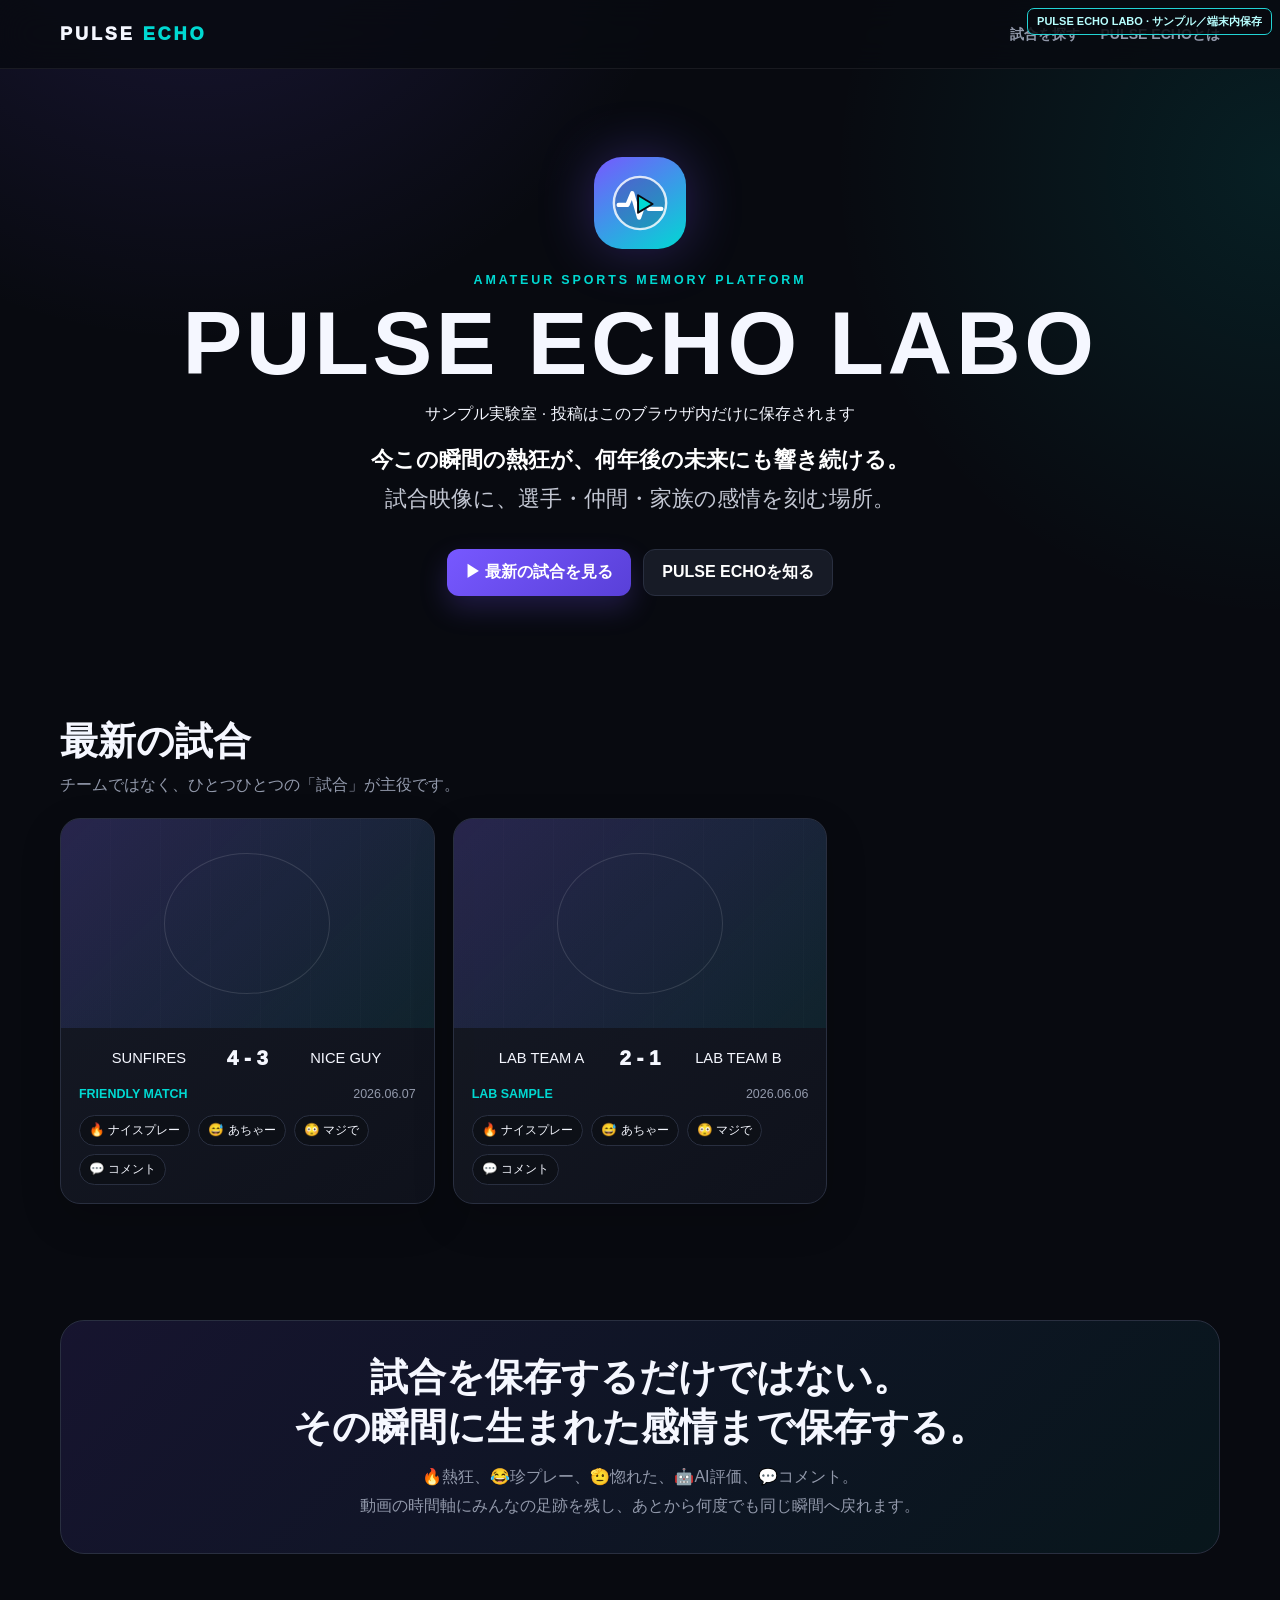
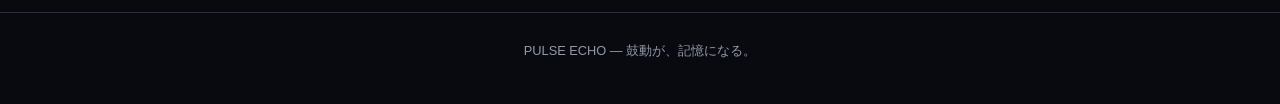
<file: index.html>
<!doctype html>
<html lang="ja">
<head>
<meta http-equiv="Content-Security-Policy" content="connect-src 'self' https://www.youtube.com https://www.youtube-nocookie.com https://*.googlevideo.com https://*.google.com https://*.gstatic.com; object-src 'none'; base-uri 'self'">
<script src="lab-storage.js"></script><script src="lab-entry.js"></script><script src="lab-tools.js" defer></script>
<meta charset="utf-8"><meta name="viewport" content="width=device-width,initial-scale=1">
<meta name="theme-color" content="#080a10">
<title>PULSE ECHO LABO | サンプル実験室</title>
<meta name="robots" content="noindex, nofollow">
<meta name="description" content="アマチュアスポーツの試合映像に、みんなの感情と記憶を残す共通プラットフォーム。">
<link rel="stylesheet" href="style.css">
</head>
<body>
<header class="site-header"><div class="container nav">
<a class="brand" href="./">PULSE <span>ECHO</span></a>
<nav class="navlinks"><a href="#matches">試合を探す</a><a href="#about">PULSE ECHOとは</a></nav>
</div></header>
<main>
<section class="hero"><div class="container">
<div class="pulse-mark" aria-hidden="true">
<svg class="pulse-icon" viewBox="0 0 64 64" role="img" focusable="false">
<circle class="pulse-ring" cx="32" cy="32" r="27"></circle>
<path class="pulse-wave" d="M10 34h9l5-12 7 25 6-17 4 8h13"></path>
<path class="pulse-play" d="M30 24l15 9-15 9z"></path>
</svg>
</div><div class="eyebrow">AMATEUR SPORTS MEMORY PLATFORM</div>
<h1>PULSE ECHO LABO</h1><p>サンプル実験室 · 投稿はこのブラウザ内だけに保存されます</p>
<p class="hero-copy"><strong>今この瞬間の熱狂が、何年後の未来にも響き続ける。</strong><br>試合映像に、選手・仲間・家族の感情を刻む場所。</p>
<div class="actions"><a class="btn btn-primary" href="#matches">▶ 最新の試合を見る</a><a class="btn" href="#about">PULSE ECHOを知る</a></div>
</div></section>
<section class="section" id="matches"><div class="container">
<div class="section-head"><div><h2>最新の試合</h2><p class="section-sub">チームではなく、ひとつひとつの「試合」が主役です。</p></div></div>
<div class="match-grid" id="matchGrid"></div>
</div></section>
<section class="section" id="about"><div class="container"><div class="statement">
<strong>試合を保存するだけではない。<br>その瞬間に生まれた感情まで保存する。</strong>
<p>🔥熱狂、😂珍プレー、🫡惚れた、🤖AI評価、💬コメント。<br>動画の時間軸にみんなの足跡を残し、あとから何度でも同じ瞬間へ戻れます。</p>
</div></div></section>
</main>
<footer class="footer"><div class="container">PULSE ECHO — 鼓動が、記憶になる。</div></footer>

<script src="config.js"></script>
<script src="data.js"></script>
<script>
const esc=s=>String(s??"").replace(/[&<>"']/g,c=>({"&":"&amp;","<":"&lt;",">":"&gt;",'"':"&quot;","'":"&#39;"}[c]));
const cfg=window.PULSE_CONFIG||{};
const supa=null; // Standalone LAB has no remote data client.
const matchesTable=()=>cfg.matchesTableName||"pulse_matches";
function localMatches(){
 try{
  const saved=JSON.parse(window.PULSE_LAB_STORAGE.getItem("pulse_echo_workflow_v3")||"null");
  if(saved&&Array.isArray(saved.matches))return saved.matches.map(m=>{const x={...m};delete x.workflow;return x});
 }catch{}
 return null;
}
async function cloudMatches(){
 if(!supa)return null;
 const {data,error}=await supa.from(matchesTable()).select("id,data,updated_at");
 if(error){console.warn("Supabase matches error",error);return null}
 return data&&data.length?data.map(row=>({id:row.id,...row.data})):null;
}
const youtubeIdPattern=/^[A-Za-z0-9_-]{11}$/;
function youtubeVideoId(value){
 const source=String(value||"").trim();if(!source)return "";
 if(youtubeIdPattern.test(source))return source;
 try{
  const url=new URL(/^https?:\/\//i.test(source)?source:`https://${source}`),host=url.hostname.toLowerCase().replace(/^www\./,"");
  let id="";
  if(host==="youtu.be")id=url.pathname.split("/").filter(Boolean)[0]||"";
  else if(host==="youtube.com"||host.endsWith(".youtube.com")||host==="youtube-nocookie.com"||host.endsWith(".youtube-nocookie.com")){
   id=url.searchParams.get("v")||"";
   if(!id){const parts=url.pathname.split("/").filter(Boolean),kindIndex=parts.findIndex(part=>["embed","shorts","live","v"].includes(part));if(kindIndex>=0)id=parts[kindIndex+1]||""}
  }
  return youtubeIdPattern.test(id)?id:"";
 }catch{return ""}
}
const tvHome=new URLSearchParams(location.search).get("mode")==="tv";
function renderMatches(matches){
 const grid=document.getElementById("matchGrid");
 const list=(matches||[]).filter(x=>x.published!==false).sort((a,b)=>String(b.date).localeCompare(String(a.date)));
 if(!list.length){grid.innerHTML='<div class="empty">掲載中の試合はまだありません。</div>';return}
 grid.innerHTML=list.map(m=>{
  const thumbnailId=[m.firstHalfVideo,m.secondHalfVideo,m.highlightVideo].map(youtubeVideoId).find(Boolean);
  const thumbnail=thumbnailId?`<img class="match-thumbnail" src="https://img.youtube.com/vi/${thumbnailId}/hqdefault.jpg" alt="" loading="lazy" decoding="async">`:"";
  const cover=thumbnailId
   ?`<div class="card-cover has-thumbnail">${thumbnail}</div>`
   :`<div class="card-cover"><div class="teams"><div class="team-name">${esc(m.home)}</div><div><div class="vs">MATCH</div><div class="score">${esc(m.homeScore)} - ${esc(m.awayScore)}</div></div><div class="team-name">${esc(m.away)}</div></div></div>`;
  const matchLine=thumbnailId?`<div class="match-teams-row"><div class="team-name">${esc(m.home)}</div><div class="match-card-score">${esc(m.homeScore)} - ${esc(m.awayScore)}</div><div class="team-name">${esc(m.away)}</div></div>`:"";
  return `<a class="card match-card" href="match.html?id=${encodeURIComponent(m.id)}&amp;mode=${tvHome?"tv":"lab"}">${cover}
<div class="card-body">${matchLine}<div class="meta"><span class="competition">${esc(m.competition||"MATCH")}</span><span>${esc((m.date||"").replaceAll("-","."))}</span></div>
<div class="echo-counts"><span class="echo-pill">🔥 ナイスプレー</span><span class="echo-pill">😅 あちゃー</span><span class="echo-pill">😳 マジで</span><span class="echo-pill">💬 コメント</span></div></div></a>`;
 }).join("");
 grid.querySelectorAll(".match-thumbnail").forEach(image=>image.addEventListener("error",()=>{image.parentElement.classList.remove("has-thumbnail");image.remove()},{once:true}));
}
(async()=>{renderMatches(await cloudMatches()||localMatches()||window.PULSE_MATCHES||[])})();
</script>
</body></html>
</file>
<file: style.css>
:root{
  --bg:#080a10;--panel:#11141d;--panel2:#171b26;--line:#292f40;
  --text:#f5f7ff;--muted:#9299ab;--purple:#7758ff;--cyan:#00d9d2;
  --hot:#ff4757;--laugh:#ffa502;--respect:#2ed573;--ai:#00cec9;
}
*{box-sizing:border-box}
html{scroll-behavior:smooth}
body{margin:0;background:
 radial-gradient(circle at 15% -10%,rgba(119,88,255,.18),transparent 32rem),
 radial-gradient(circle at 100% 10%,rgba(0,217,210,.10),transparent 28rem),
 var(--bg);color:var(--text);font-family:-apple-system,BlinkMacSystemFont,"Segoe UI","Noto Sans JP",sans-serif;min-height:100vh}
a{color:inherit;text-decoration:none}
button,input,select,textarea{font:inherit}
.container{width:min(1160px,calc(100% - 32px));margin:auto}
.site-header{position:sticky;top:0;z-index:50;background:rgba(8,10,16,.82);backdrop-filter:blur(16px);border-bottom:1px solid rgba(255,255,255,.07)}
.nav{height:68px;display:flex;align-items:center;justify-content:space-between;gap:18px}
.brand{font-weight:950;letter-spacing:.16em;font-size:1.13rem}.brand span{color:var(--cyan)}
.navlinks{display:flex;gap:20px;color:var(--muted);font-weight:700;font-size:.88rem}
.navlinks a:hover{color:#fff}
.hero{padding:88px 0 62px;text-align:center;position:relative;overflow:hidden}
.pulse-mark{width:92px;height:92px;border-radius:28px;margin:0 auto 24px;display:grid;place-items:center;
 background:linear-gradient(145deg,var(--purple),var(--cyan));box-shadow:0 0 55px rgba(119,88,255,.32)}
.pulse-icon{width:62px;height:62px;overflow:visible}
.pulse-ring{fill:rgba(8,10,16,.16);stroke:rgba(255,255,255,.82);stroke-width:2.5}
.pulse-wave{fill:none;stroke:#fff;stroke-width:4.5;stroke-linecap:round;stroke-linejoin:round}
.pulse-play{fill:var(--cyan);stroke:#080a10;stroke-width:2;stroke-linejoin:round}
.eyebrow{color:var(--cyan);font-size:.78rem;letter-spacing:.23em;font-weight:900}
h1{font-size:clamp(2.5rem,7vw,5.7rem);line-height:.95;margin:14px 0 18px;letter-spacing:.04em}
.hero-copy{font-size:clamp(1rem,2.5vw,1.35rem);color:#c3c7d3;margin:0 auto;max-width:720px;line-height:1.8}
.hero-copy strong{color:#fff}
.actions{display:flex;justify-content:center;gap:12px;margin-top:30px;flex-wrap:wrap}
.btn{border:1px solid var(--line);background:var(--panel2);color:#fff;padding:12px 18px;border-radius:12px;font-weight:850;cursor:pointer;display:inline-flex;align-items:center;justify-content:center;gap:8px}
.btn:hover{transform:translateY(-1px);border-color:#555e77}.btn-primary{border:0;background:linear-gradient(135deg,var(--purple),#5940d8);box-shadow:0 12px 28px rgba(119,88,255,.22)}
.section{padding:58px 0}.section-head{display:flex;align-items:end;justify-content:space-between;gap:18px;margin-bottom:22px}
.section h2{font-size:clamp(1.6rem,4vw,2.4rem);margin:0}.section-sub{color:var(--muted);margin:8px 0 0}
.match-grid{display:grid;grid-template-columns:repeat(3,1fr);gap:18px}
.card{background:linear-gradient(145deg,rgba(23,27,38,.97),rgba(15,18,27,.97));border:1px solid var(--line);border-radius:20px;overflow:hidden;box-shadow:0 15px 40px rgba(0,0,0,.18)}
.match-card{transition:.2s}.match-card:hover{transform:translateY(-4px);border-color:#535c78}
.card-cover{aspect-ratio:16/9;position:relative;display:flex;align-items:center;justify-content:center;padding:20px;background:
 linear-gradient(135deg,rgba(119,88,255,.18),rgba(0,217,210,.08)),
 repeating-linear-gradient(90deg,transparent 0 49px,rgba(255,255,255,.025) 50px)}
.card-cover:after{content:"";position:absolute;width:44%;height:66%;border:1px solid rgba(255,255,255,.12);border-radius:50%}
.match-thumbnail{position:absolute;inset:0;width:100%;height:100%;object-fit:cover}
.card-cover.has-thumbnail:before,.card-cover.has-thumbnail:after{display:none}
.match-teams-row{display:grid;grid-template-columns:minmax(0,1fr) auto minmax(0,1fr);align-items:center;gap:8px;margin-bottom:16px;text-align:center}
.match-teams-row .team-name{min-width:0;font-size:.92rem;line-height:1.3;overflow-wrap:anywhere}
.match-card-score{font-size:1.28rem;font-weight:950;white-space:nowrap;line-height:1.2}
.vs{position:relative;z-index:2;font-size:.77rem;font-weight:950;letter-spacing:.18em;color:var(--muted)}
.teams{position:relative;z-index:2;display:grid;grid-template-columns:1fr auto 1fr;align-items:center;gap:15px;width:100%;text-align:center;font-weight:900}
.score{font-size:2rem;white-space:nowrap}.team-name{font-size:.95rem;overflow-wrap:anywhere}
.card-body{padding:18px}.meta{color:var(--muted);font-size:.78rem;display:flex;justify-content:space-between;gap:8px}.competition{color:var(--cyan);font-weight:850}
.echo-counts{display:flex;gap:8px;margin-top:14px;flex-wrap:wrap}.echo-pill{font-size:.78rem;background:#0d1017;border:1px solid var(--line);padding:6px 9px;border-radius:999px}
.empty{grid-column:1/-1;padding:50px;text-align:center;color:var(--muted);border:1px dashed var(--line);border-radius:18px}
.statement{border:1px solid var(--line);border-radius:24px;padding:32px;background:linear-gradient(135deg,rgba(119,88,255,.13),rgba(0,217,210,.06));text-align:center}
.statement strong{font-size:clamp(1.35rem,4vw,2.35rem);display:block;margin-bottom:10px}.statement p{color:var(--muted);line-height:1.8;margin:0}
.footer{border-top:1px solid var(--line);padding:30px 0 44px;color:var(--muted);font-size:.8rem;text-align:center}
.profile-setup[hidden]{display:none!important}.profile-setup{position:fixed;inset:0;z-index:10000;display:grid;place-items:center;padding:20px;background:rgba(3,5,10,.78);backdrop-filter:blur(8px)}.profile-setup-card{width:min(460px,100%);padding:24px;background:rgba(17,20,29,.98);border:1px solid var(--cyan);border-radius:18px;box-shadow:0 18px 70px rgba(0,0,0,.55)}.profile-setup-card h2{margin:0 0 10px;font-size:1.45rem}.profile-setup-card p{color:#c3c7d3;line-height:1.6}.profile-setup-card label{display:block;margin:16px 0 6px;font-weight:800}.profile-setup-card input{font-size:1rem}.profile-setup-actions{display:flex;flex-wrap:wrap;gap:10px;margin-top:16px}.profile-setup-actions>.btn{flex:1 1 160px;min-height:52px;padding:14px 18px;font-size:1rem}.profile-setup-status{min-height:1.4em;margin-bottom:0;font-size:.86rem;color:#ffd479}

/* match */
.match-hero{padding:16px 0 0}.back{color:var(--muted);font-weight:750;font-size:.88rem}.scoreboard{margin-top:12px;padding:10px 13px;border-radius:12px;border:1px solid var(--line);background:#0d1017;text-align:left}
body:not(.tv-mode) #scoreboard{display:none!important}
.match-meta{color:var(--muted);font-size:.68rem;letter-spacing:.04em;overflow-wrap:anywhere}.scoreline{display:grid;grid-template-columns:minmax(0,1fr) auto minmax(0,1fr);align-items:center;gap:12px;margin-top:7px}.scoreline .club{font-size:.86rem;font-weight:950;overflow-wrap:anywhere}.scoreline .club:last-child{text-align:right}.bigscore{font-size:1.05rem;font-weight:950;white-space:nowrap;color:#fff;background:rgba(119,88,255,.18);border:1px solid rgba(119,88,255,.36);border-radius:999px;padding:4px 10px}
.tabs{display:none}.tab{white-space:nowrap;border:1px solid var(--line);background:#0d1017;color:var(--muted);padding:9px 14px;border-radius:999px;font-weight:900;cursor:pointer}.tab.active{color:#fff;background:var(--purple);border-color:var(--purple)}
.viewer-layout{display:grid;grid-template-columns:minmax(0,1.75fr) minmax(280px,.75fr);gap:18px;align-items:start}
.viewer-card,.timeline-card,.heatmap{background:var(--panel);border:1px solid var(--line);border-radius:20px;padding:16px}
.side-stack{display:grid;gap:14px}.info-tabs,.mobile-panel-tabs,.landscape-btns{display:none}.info-tab,.mobile-panel-tab{border:1px solid var(--line);background:#0d1017;color:var(--muted);border-radius:10px;padding:10px 12px;font-weight:950;cursor:pointer}.info-tab.active,.mobile-panel-tab.active{background:var(--purple);border-color:var(--purple);color:#fff}
.video-shell{position:relative;aspect-ratio:16/9;background:#000;border-radius:14px;overflow:hidden}.video-shell iframe{width:100%;height:100%;border:0}.comment-overlay{position:absolute;inset:0;pointer-events:none;overflow:hidden;z-index:2}
.tactical-layer{position:absolute;inset:0;display:none;z-index:3;pointer-events:none;touch-action:none;background:rgba(0,0,0,.08)}
.video-shell.tactical-on .tactical-layer{display:block;pointer-events:auto}
.tactical-layer:before{content:"";position:absolute;inset:8%;border:2px solid rgba(255,255,255,.74);pointer-events:none}
.tactical-layer:after{content:"";position:absolute;top:8%;bottom:8%;left:50%;border-left:2px solid rgba(255,255,255,.74);pointer-events:none}
.tactic-circle{position:absolute;top:50%;left:50%;width:19%;aspect-ratio:1;border:2px solid rgba(255,255,255,.74);border-radius:50%;transform:translate(-50%,-50%);pointer-events:none}
.tactic-goal{position:absolute;top:39%;width:6%;height:22%;border:2px solid rgba(255,255,255,.74);pointer-events:none}.tactic-goal.left{left:8%;border-left:0}.tactic-goal.right{right:8%;border-right:0}
.t-piece{position:absolute;display:grid;place-items:center;width:42px;height:42px;border:2px solid rgba(255,255,255,.95);border-radius:50%;color:#fff;font-weight:950;font-size:14px;text-shadow:0 1px 2px #000;transform:translate(-50%,-50%);user-select:none;cursor:grab;z-index:5}.t-piece.home{background:#2f80ed}.t-piece.away{background:#eb5757}.t-piece.ball{width:30px;height:30px;background:#f7f7f2;color:#111;text-shadow:none}.t-piece.selected,.t-arrow.selected,.t-memo.selected{box-shadow:0 0 0 4px rgba(255,255,255,.36)}
.t-memo{position:absolute;max-width:180px;transform:translate(-50%,-50%);background:rgba(8,10,16,.86);border:1px solid rgba(0,217,210,.7);border-radius:10px;color:#fff;padding:8px 10px;font-size:.78rem;font-weight:850;line-height:1.35;z-index:6;cursor:grab;white-space:pre-wrap}
.t-arrow{position:absolute;height:5px;border-radius:999px;background:#f2c94c;transform-origin:0 50%;z-index:4;cursor:pointer}.t-arrow.move{height:5px;background:#11d7d4}.t-arrow.dribble{height:6px;background:repeating-linear-gradient(90deg,#27ae60 0 12px,transparent 12px 20px)}.t-arrow.shot{height:7px;background:#ff3b30;box-shadow:0 0 0 2px rgba(255,255,255,.25)}.t-arrow.ideal{opacity:.95;background:repeating-linear-gradient(90deg,currentColor 0 14px,transparent 14px 22px);color:#f2c94c}.t-arrow.move.ideal{color:#11d7d4}.t-arrow.dribble.ideal{color:#27ae60}.t-arrow.shot.ideal{color:#ff3b30}
.t-arrow[data-order]:not([data-order=""]):before{content:attr(data-order);position:absolute;left:50%;top:-24px;transform:translateX(-50%);min-width:20px;height:20px;border-radius:999px;display:grid;place-items:center;background:rgba(0,0,0,.78);border:1px solid rgba(255,255,255,.65);color:#fff;font-size:12px;font-weight:950}.t-arrow.ideal[data-order]:not([data-order=""]):before{background:rgba(255,255,255,.92);color:#071011;border-color:#11d7d4}
.t-arrow:after{content:"";position:absolute;right:-2px;top:50%;width:0;height:0;border-top:8px solid transparent;border-bottom:8px solid transparent;border-left:14px solid #f2c94c;transform:translateY(-50%)}.t-arrow.move:after{border-left-color:#11d7d4}.t-arrow.dribble:after{border-left-color:#27ae60}.t-arrow.shot:after{border-left-color:#ff3b30}.t-arrow.ideal:after{border-left-color:currentColor}
.fly{position:absolute;left:100%;white-space:nowrap;font-weight:950;text-shadow:2px 2px 5px #000;animation:fly 4s linear forwards;font-size:clamp(18px,3vw,34px)}@keyframes fly{to{left:0;transform:translateX(-100%)}}
.echo-visibility{display:flex;justify-content:flex-end;margin:8px 2px 0;color:var(--muted);font-size:.78rem;font-weight:850}.echo-visibility label{display:inline-flex;align-items:center;gap:6px;cursor:pointer}.echo-visibility input{accent-color:var(--purple)}
.controls{margin-top:10px;background:#0d1017;border:1px solid var(--line);border-radius:14px;padding:13px}
.inputs{display:grid;grid-template-columns:116px 1fr auto;gap:8px}.input{width:100%;background:#181c27;border:1px solid var(--line);color:#fff;padding:10px 11px;border-radius:9px;outline:none}.input:focus{border-color:var(--purple)}
.reactions{display:grid;grid-template-columns:repeat(4,1fr);gap:8px;margin-top:10px}.react{border:0;border-radius:10px;padding:11px 7px;color:#fff;font-weight:900;cursor:pointer;min-width:0;overflow-wrap:anywhere}.hot{background:var(--hot)}.miss{background:#8b5cf6}.laugh{background:var(--laugh)}.respect{background:var(--respect)}.ai{background:var(--ai)}
.react.ai{display:none!important}
.nice-options{display:none;grid-template-columns:repeat(4,1fr);gap:8px;margin-top:8px}.nice-options.is-open{display:grid}.nice-chip{border:1px solid rgba(255,71,87,.55);background:rgba(255,71,87,.13);color:#ffd5db;border-radius:10px;padding:9px 6px;font-weight:900;cursor:pointer;min-width:0;overflow-wrap:anywhere}.nice-chip:hover{background:rgba(255,71,87,.23)}
.utility-actions{display:grid;grid-template-columns:1fr 1fr;gap:8px;margin-top:8px}.tactic-toggle{width:100%;border:0;background:#202636;color:#fff;border-radius:10px;padding:11px 7px;font-weight:900;box-shadow:none}.tactic-toggle:hover{border:0;background:#2a3144;transform:translateY(-1px)}
.tactics-open .inputs,.tactics-open .reactions,.tactics-open .nice-options,.tactics-open .utility-actions .ai{display:none}.tactics-open .utility-actions{grid-template-columns:1fr;margin-top:0}.tactics-open .tactic-toggle{background:linear-gradient(135deg,var(--purple),#5940d8)}
.tactical-controls{display:flex;gap:8px;flex-wrap:wrap;margin-top:10px}.tactical-controls .tactic-only{display:none}.tactical-controls.is-open .tactic-only{display:inline-flex}.tactical-controls .active{outline:2px solid var(--cyan);outline-offset:2px}
.timeline-title{font-weight:950;font-size:1.15rem;margin:3px 0 12px}.filter{margin-bottom:12px}.timeline{display:flex;flex-direction:column;gap:8px;max-height:650px;overflow:auto}.event{background:#181c27;border:1px solid var(--line);border-radius:11px;padding:10px;cursor:pointer}.event:hover{border-color:#59627d}.event-top{display:flex;justify-content:space-between;gap:8px;font-size:.78rem}.event-user{color:var(--cyan);font-weight:850}.event-comment{font-size:.88rem;margin-top:6px;color:#d9dce5}.event-review,.event-delete{margin-top:8px;border-radius:8px;padding:6px 9px;font-size:.74rem;font-weight:900;cursor:pointer}.event-review{border:1px solid rgba(0,217,210,.55);background:rgba(0,217,210,.12);color:#b7fffc;margin-right:6px}.event-review:hover{background:rgba(0,217,210,.22)}.event-delete{border:1px solid rgba(239,68,68,.55);background:rgba(239,68,68,.12);color:#ffb4b4}.event-delete:hover{background:rgba(239,68,68,.22)}.muted{color:var(--muted)}
.heat-title{font-size:.86rem;color:#d9dce5;font-weight:900;margin:0 0 10px}

/* admin */
.admin-wrap{padding:42px 0 80px}.admin-grid{display:grid;grid-template-columns:1fr 360px;gap:18px}.panel{background:var(--panel);border:1px solid var(--line);border-radius:18px;padding:20px}.panel h2{margin:0 0 16px;font-size:1.25rem}.form-grid{display:grid;grid-template-columns:1fr 1fr;gap:13px}.field{display:flex;flex-direction:column;gap:6px}.field.full{grid-column:1/-1}.field label{font-size:.78rem;color:var(--muted);font-weight:850}.field input,.field textarea,.field select{background:#181c27;color:#fff;border:1px solid var(--line);border-radius:9px;padding:10px;outline:none}.field textarea{min-height:90px;resize:vertical}.admin-actions{display:flex;gap:9px;flex-wrap:wrap;margin-top:16px}.admin-list{display:flex;flex-direction:column;gap:9px}.admin-item{background:#181c27;border:1px solid var(--line);border-radius:11px;padding:12px}.admin-item strong{display:block}.admin-item small{color:var(--muted)}.notice{font-size:.8rem;color:var(--muted);line-height:1.7;background:#0d1017;border-radius:11px;padding:12px}
@media(max-width:1100px) and (min-width:641px){.viewer-layout{grid-template-columns:1fr}.side-stack{order:2;gap:10px}.info-tabs{display:grid;grid-template-columns:1fr 1fr;gap:8px}.side-stack .info-panel{display:none}.side-stack .info-panel.is-active{display:block}.timeline{max-height:300px}.heatmap canvas{max-height:180px}}
@media(max-width:900px){.match-grid{grid-template-columns:repeat(2,1fr)}.viewer-layout,.admin-grid{grid-template-columns:1fr}.side-stack{order:2}.timeline{max-height:420px}}

@media(max-width:1100px) and (min-width:641px){.side-stack .timeline{max-height:300px}}
@media(max-width:640px){.container{width:min(100% - 20px,1160px)}.navlinks a:not(:last-child){display:none}.hero{padding-top:60px}.match-grid{grid-template-columns:1fr}.match-hero{padding-top:12px}.viewer-card{padding:10px}.mobile-panel-tabs{display:grid;grid-template-columns:repeat(3,1fr);gap:6px;margin:8px 0 0}.mobile-panel-tab{padding:7px 3px;font-size:.78rem}.mobile-panel-tab strong,.mobile-panel-tab small{display:block;line-height:1.25}.mobile-panel-tab strong{font-size:.78rem}.mobile-panel-tab small{font-size:.62rem;font-weight:700}.scoreboard{padding:10px}.scoreline{gap:7px}.scoreline .club{font-size:.78rem}.bigscore{font-size:.98rem;padding:4px 8px}.inputs{grid-template-columns:86px minmax(0,1fr) auto}.inputs .btn{grid-column:auto;padding-left:12px;padding-right:12px}.reactions,.nice-options{grid-template-columns:1fr 1fr}.utility-actions{grid-template-columns:1fr 1fr}.form-grid{grid-template-columns:1fr}.field.full{grid-column:auto}body[data-mobile-panel="react"] .side-stack{display:none}body[data-mobile-panel="map"] .controls,body[data-mobile-panel="map"] .scoreboard,body[data-mobile-panel="timeline"] .controls,body[data-mobile-panel="timeline"] .scoreboard{display:none}body[data-mobile-panel="map"] .side-stack,body[data-mobile-panel="timeline"] .side-stack{display:grid;margin-top:10px}body[data-mobile-panel="map"] .side-stack .info-tabs,body[data-mobile-panel="timeline"] .side-stack .info-tabs{display:none}body[data-mobile-panel="map"] .side-stack .info-panel,body[data-mobile-panel="timeline"] .side-stack .info-panel{display:none}body[data-mobile-panel="map"] .side-stack [data-info-panel="map"],body[data-mobile-panel="timeline"] .side-stack [data-info-panel="timeline"]{display:block}.side-stack .timeline{max-height:360px}.heatmap canvas{max-height:170px}}

/* Keep the chart legend and plot in separate vertical space on narrow maps. */
.heatmap-chart-wrap{position:relative;width:100%;height:120px;min-height:120px}
@media(max-width:1100px) and (min-width:641px){.heatmap-chart-wrap{height:220px;min-height:220px}.heatmap-chart-wrap canvas{max-height:none!important}}
@media(max-width:640px){.heatmap-chart-wrap{height:240px;min-height:240px}.heatmap-chart-wrap canvas{max-height:none!important}}

@media(max-height:500px) and (orientation:landscape){
  html,body{height:100%;overflow:hidden;background:#000}
  .site-header,.match-hero,.footer,.echo-visibility,.mobile-panel-tabs,.controls,.scoreboard,.heatmap,.timeline-card,.info-tabs,.tabs{display:none!important}
  main,.section,.section>.container{height:100dvh;padding:0!important}
  .container{width:100%;max-width:none}
  .viewer-layout{display:grid;grid-template-columns:minmax(0,1fr) clamp(62px,16dvh,82px);gap:0;height:100dvh;align-items:stretch}
  .viewer-card{height:100dvh;padding:0;border:0;border-radius:0;background:#000}
  .video-shell{height:100dvh;aspect-ratio:auto;border-radius:0}
  .video-shell iframe{height:100%;width:100%}
  .side-stack{display:flex;order:2;height:100dvh;min-width:clamp(62px,16dvh,82px);padding:clamp(4px,1.5dvh,8px) 4px;border-left:1px solid var(--line);background:rgba(8,10,16,.96);align-items:center;justify-content:center}
  .side-stack .info-panel{display:none!important}
  .landscape-btns{display:flex;flex-direction:column;gap:clamp(5px,1.8dvh,8px);align-items:center;justify-content:center;width:100%}
  .landscape-btn{width:clamp(48px,13dvh,64px);height:clamp(48px,13dvh,64px);border:0;border-radius:50%;display:grid;place-items:center;color:#fff;font-size:clamp(1.2rem,5dvh,1.55rem);font-weight:950;cursor:pointer;box-shadow:0 8px 22px rgba(0,0,0,.35);transition:transform .12s ease,filter .12s ease}
  .landscape-btn.hot{background:var(--hot)}
  .landscape-btn.miss{background:#8b5cf6}
  .landscape-btn.laugh{background:var(--laugh)}
  .landscape-btn.respect{background:var(--respect)}
  .landscape-btn:active,.landscape-btn.is-hit{transform:scale(1.22);filter:brightness(1.12)}
}

.match-versus{color:var(--muted);font-size:.8rem;font-weight:900;text-align:center}
#labDataTools{border-top:1px solid #657087;margin-top:12px;padding-top:8px}#labDataTools input{max-width:100%}

#laboEnvironment{position:fixed;top:8px;right:8px;z-index:160;max-width:calc(100vw - 16px);padding:5px 9px;border:1px solid #22d3d4;border-radius:7px;background:rgba(8,10,16,.86);color:#b8ffff;font-size:11px;font-weight:800;pointer-events:none}
#pcDockHelp{font-size:12px;color:#b8c1d2;line-height:1.6}
</file>
